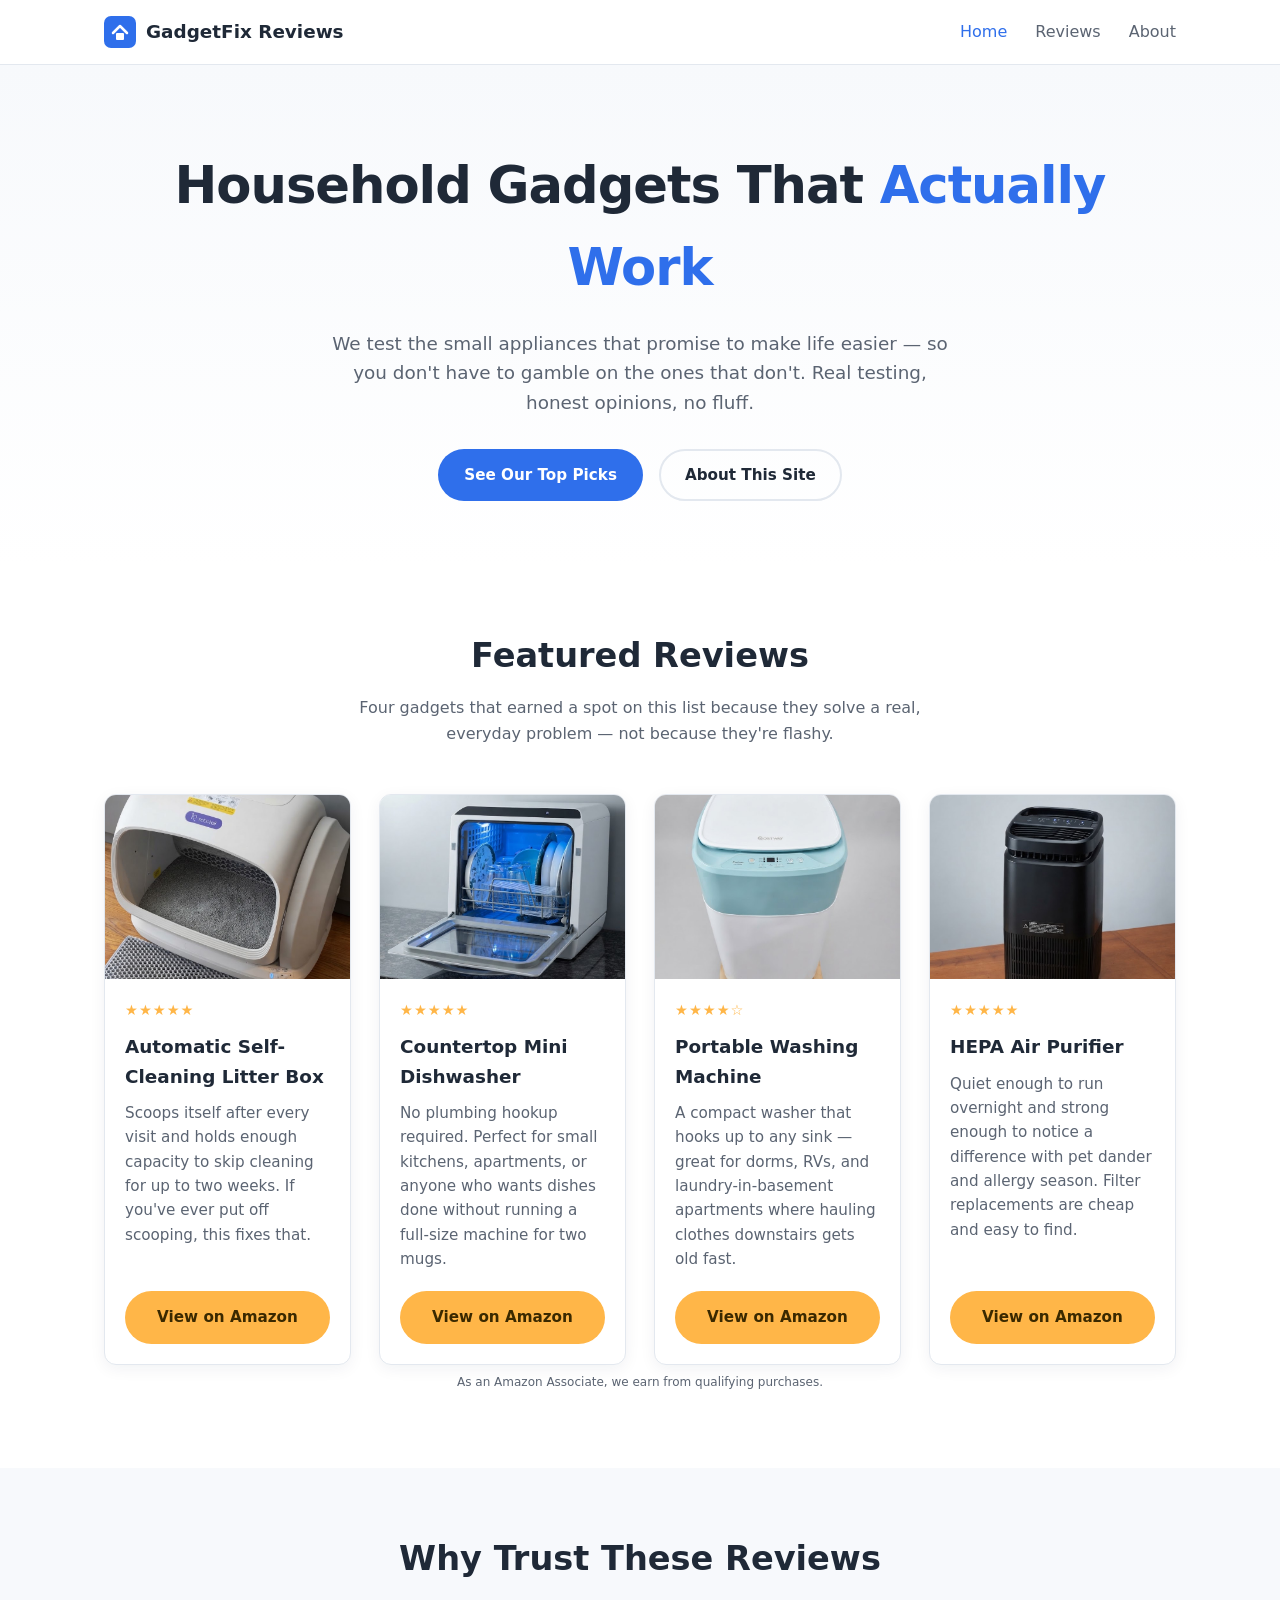
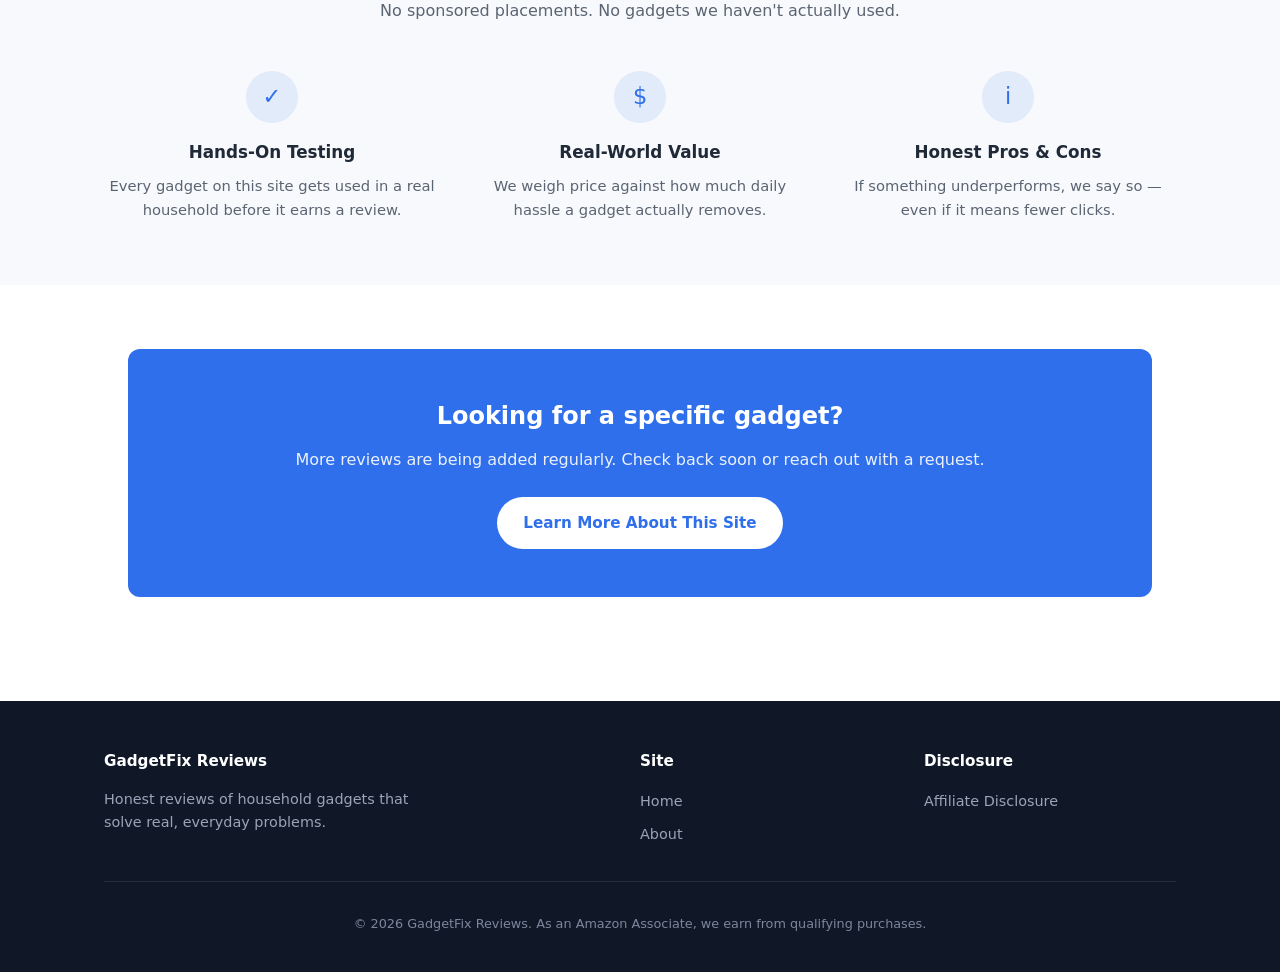
<file: index.html>
<!DOCTYPE html>
<html lang="en">
<head>
  <meta charset="UTF-8" />
  <meta name="viewport" content="width=device-width, initial-scale=1.0" />
  <title>GadgetFix Reviews — Household Gadgets That Actually Work</title>
  <meta name="description" content="Honest reviews of household gadgets that solve real problems: automatic litter boxes, mini dishwashers, portable washers, air purifiers, and more." />
  <link rel="icon" type="image/svg+xml" href="images/favicon.svg" />
  <link rel="stylesheet" href="css/styles.css" />
</head>
<body>

  <header class="site-header">
    <nav class="nav">
      <a href="index.html" class="logo">
        <img src="images/favicon.svg" alt="" />
        GadgetFix Reviews
      </a>
      <ul class="nav-links">
        <li><a href="index.html" class="active">Home</a></li>
        <li><a href="index.html#featured">Reviews</a></li>
        <li><a href="about.html">About</a></li>
      </ul>
      <button class="nav-toggle" aria-label="Toggle navigation" aria-expanded="false">
        <span></span><span></span><span></span>
      </button>
    </nav>
  </header>

  <main>
    <!-- Hero -->
    <section class="hero">
      <div class="container">
        <h1>Household Gadgets That <span class="accent">Actually Work</span></h1>
        <p>
          We test the small appliances that promise to make life easier — so you don't have
          to gamble on the ones that don't. Real testing, honest opinions, no fluff.
        </p>
        <div class="hero-actions">
          <a href="#featured" class="btn btn-primary">See Our Top Picks</a>
          <a href="about.html" class="btn btn-secondary">About This Site</a>
        </div>
      </div>
    </section>

    <!-- Featured Products -->
    <section id="featured" class="section">
      <div class="container">
        <div class="section-heading">
          <h2>Featured Reviews</h2>
          <p>Four gadgets that earned a spot on this list because they solve a real, everyday problem — not because they're flashy.</p>
        </div>

        <div class="product-grid">

          <article class="product-card">
            <div class="product-photo">
              <img src="images/litter-box.png" alt="Automatic self-cleaning litter box in use" loading="lazy" />
            </div>
            <div class="product-body">
              <span class="product-rating" aria-label="Rated 4.5 out of 5">★★★★★</span>
              <h3>Automatic Self-Cleaning Litter Box</h3>
              <p>
                Scoops itself after every visit and holds enough capacity to skip cleaning
                for up to two weeks. If you've ever put off scooping, this fixes that.
              </p>
            </div>
            <div class="product-footer">
              <a
                href="https://www.amazon.com/dp/B0GSY279B5/ref=cm_sw_r_as_gl_api_gl_i_NQ035T9X671MXQTHJ22R?linkCode=ml1&amp;tag=gadgetfix09-20&amp;linkId=06390c4dfd6042a78a1713a5d7dc6f51&amp;gaOptInStatus=true"
                class="btn btn-amazon"
                target="_blank"
                rel="nofollow sponsored noopener"
              >View on Amazon</a>
            </div>
          </article>

          <article class="product-card">
            <div class="product-photo">
              <img src="images/mini-dishwasher.png" alt="Countertop mini dishwasher with door open showing washed dishes" loading="lazy" />
            </div>
            <div class="product-body">
              <span class="product-rating" aria-label="Rated 4.5 out of 5">★★★★★</span>
              <h3>Countertop Mini Dishwasher</h3>
              <p>
                No plumbing hookup required. Perfect for small kitchens, apartments, or
                anyone who wants dishes done without running a full-size machine for two mugs.
              </p>
            </div>
            <div class="product-footer">
              <a
                href="https://www.amazon.com/dp/B089YD3Z91/ref=cm_sw_r_as_gl_api_gl_i_JQQAVDXBB3QEFPVAGSRP?linkCode=ml1&amp;tag=gadgetfix09-20&amp;linkId=48d5976ea33d496286ac2431a79e374f&amp;gaOptInStatus=true"
                class="btn btn-amazon"
                target="_blank"
                rel="nofollow sponsored noopener"
              >View on Amazon</a>
            </div>
          </article>

          <article class="product-card">
            <div class="product-photo">
              <img src="images/portable-washer.png" alt="Portable washing machine on a rolling stand" loading="lazy" />
            </div>
            <div class="product-body">
              <span class="product-rating" aria-label="Rated 4 out of 5">★★★★☆</span>
              <h3>Portable Washing Machine</h3>
              <p>
                A compact washer that hooks up to any sink — great for dorms, RVs, and
                laundry-in-basement apartments where hauling clothes downstairs gets old fast.
              </p>
            </div>
            <div class="product-footer">
              <a
                href="https://www.amazon.com/dp/B099NF512Y/ref=cm_sw_r_as_gl_api_gl_i_BGFBKT93NJNZ5EAAAPXN?linkCode=ml1&amp;tag=gadgetfix09-20&amp;linkId=4095f7f515a9894975bb3b58399b7675&amp;gaOptInStatus=true"
                class="btn btn-amazon"
                target="_blank"
                rel="nofollow sponsored noopener"
              >View on Amazon</a>
            </div>
          </article>

          <article class="product-card">
            <div class="product-photo">
              <img src="images/air-purifier.png" alt="HEPA air purifier on a table" loading="lazy" />
            </div>
            <div class="product-body">
              <span class="product-rating" aria-label="Rated 4.5 out of 5">★★★★★</span>
              <h3>HEPA Air Purifier</h3>
              <p>
                Quiet enough to run overnight and strong enough to notice a difference with
                pet dander and allergy season. Filter replacements are cheap and easy to find.
              </p>
            </div>
            <div class="product-footer">
              <a
                href="https://www.amazon.com/dp/B09TRJLTPV/ref=cm_sw_r_as_gl_api_gl_i_5GXQ5XYJMJMTF4547H2N?linkCode=ml1&amp;tag=gadgetfix09-20&amp;linkId=2dccc213ca788c320ec479dabb02955d&amp;gaOptInStatus=true"
                class="btn btn-amazon"
                target="_blank"
                rel="nofollow sponsored noopener"
              >View on Amazon</a>
            </div>
          </article>

        </div>
        <p class="affiliate-note">As an Amazon Associate, we earn from qualifying purchases.</p>
      </div>
    </section>

    <!-- Why trust us -->
    <section class="section section-alt">
      <div class="container">
        <div class="section-heading">
          <h2>Why Trust These Reviews</h2>
          <p>No sponsored placements. No gadgets we haven't actually used.</p>
        </div>
        <div class="feature-grid">
          <div>
            <div class="feature-icon">✓</div>
            <h3>Hands-On Testing</h3>
            <p>Every gadget on this site gets used in a real household before it earns a review.</p>
          </div>
          <div>
            <div class="feature-icon">$</div>
            <h3>Real-World Value</h3>
            <p>We weigh price against how much daily hassle a gadget actually removes.</p>
          </div>
          <div>
            <div class="feature-icon">i</div>
            <h3>Honest Pros & Cons</h3>
            <p>If something underperforms, we say so — even if it means fewer clicks.</p>
          </div>
        </div>
      </div>
    </section>

    <!-- CTA -->
    <section class="section">
      <div class="container">
        <div class="cta">
          <h2>Looking for a specific gadget?</h2>
          <p>More reviews are being added regularly. Check back soon or reach out with a request.</p>
          <a href="about.html" class="btn btn-primary">Learn More About This Site</a>
        </div>
      </div>
    </section>
  </main>

  <footer class="site-footer">
    <div class="container">
      <div class="footer-grid">
        <div class="footer-brand">
          <h4>GadgetFix Reviews</h4>
          <p>Honest reviews of household gadgets that solve real, everyday problems.</p>
        </div>
        <div>
          <h4>Site</h4>
          <ul>
            <li><a href="index.html">Home</a></li>
            <li><a href="about.html">About</a></li>
          </ul>
        </div>
        <div>
          <h4>Disclosure</h4>
          <ul>
            <li><a href="about.html">Affiliate Disclosure</a></li>
          </ul>
        </div>
      </div>
      <div class="footer-bottom">
        <p>&copy; <span id="year"></span> GadgetFix Reviews. As an Amazon Associate, we earn from qualifying purchases.</p>
      </div>
    </div>
  </footer>

  <script src="js/script.js"></script>
</body>
</html>
</file>
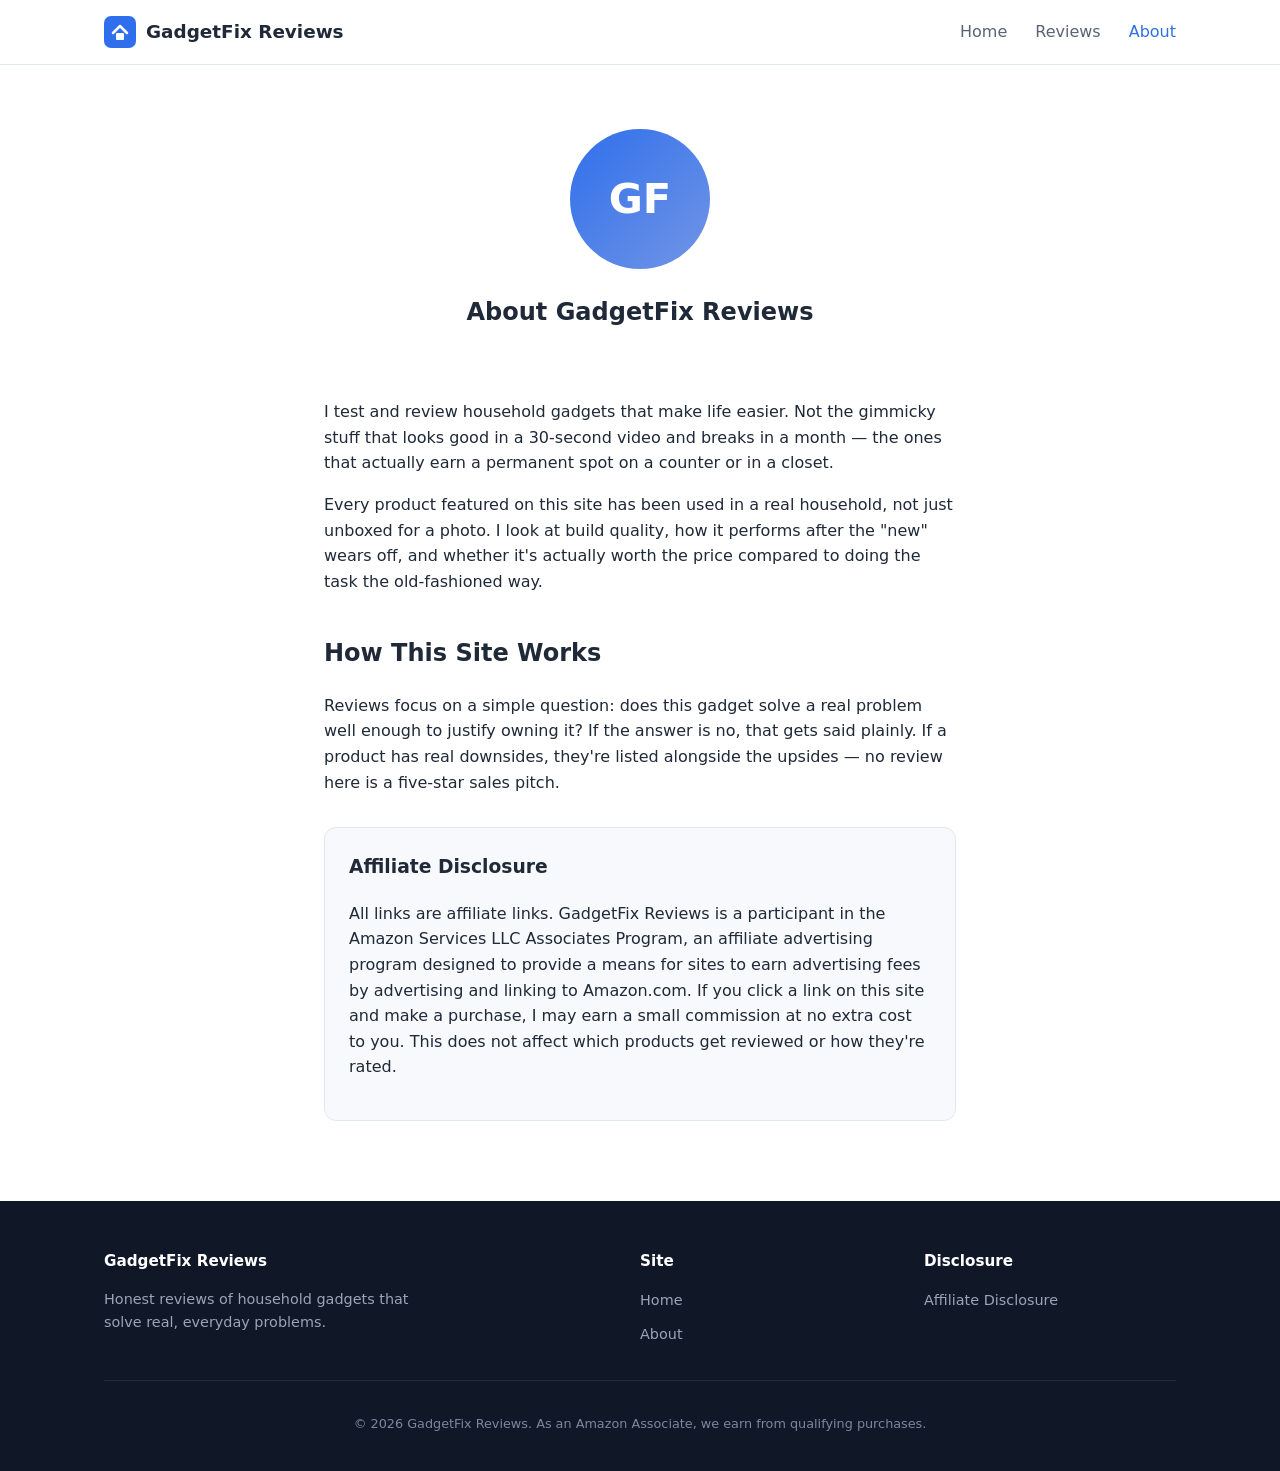
<file: about.html>
<!DOCTYPE html>
<html lang="en">
<head>
  <meta charset="UTF-8" />
  <meta name="viewport" content="width=device-width, initial-scale=1.0" />
  <title>About — GadgetFix Reviews</title>
  <meta name="description" content="About GadgetFix Reviews and our affiliate disclosure." />
  <link rel="icon" type="image/svg+xml" href="images/favicon.svg" />
  <link rel="stylesheet" href="css/styles.css" />
</head>
<body>

  <header class="site-header">
    <nav class="nav">
      <a href="index.html" class="logo">
        <img src="images/favicon.svg" alt="" />
        GadgetFix Reviews
      </a>
      <ul class="nav-links">
        <li><a href="index.html">Home</a></li>
        <li><a href="index.html#featured">Reviews</a></li>
        <li><a href="about.html" class="active">About</a></li>
      </ul>
      <button class="nav-toggle" aria-label="Toggle navigation" aria-expanded="false">
        <span></span><span></span><span></span>
      </button>
    </nav>
  </header>

  <main>
    <section class="about-hero">
      <div class="container">
        <div class="about-photo">GF</div>
        <h1>About GadgetFix Reviews</h1>
      </div>
    </section>

    <section class="about-content container">
      <p>
        I test and review household gadgets that make life easier. Not the gimmicky stuff
        that looks good in a 30-second video and breaks in a month — the ones that actually
        earn a permanent spot on a counter or in a closet.
      </p>
      <p>
        Every product featured on this site has been used in a real household, not just
        unboxed for a photo. I look at build quality, how it performs after the "new" wears
        off, and whether it's actually worth the price compared to doing the task the
        old-fashioned way.
      </p>

      <h2>How This Site Works</h2>
      <p>
        Reviews focus on a simple question: does this gadget solve a real problem well
        enough to justify owning it? If the answer is no, that gets said plainly. If a
        product has real downsides, they're listed alongside the upsides — no review here is
        a five-star sales pitch.
      </p>

      <div class="disclosure-box">
        <h3>Affiliate Disclosure</h3>
        <p>
          All links are affiliate links. GadgetFix Reviews is a participant in the Amazon
          Services LLC Associates Program, an affiliate advertising program designed to
          provide a means for sites to earn advertising fees by advertising and linking to
          Amazon.com. If you click a link on this site and make a purchase, I may earn a
          small commission at no extra cost to you. This does not affect which products get
          reviewed or how they're rated.
        </p>
      </div>
    </section>
  </main>

  <footer class="site-footer">
    <div class="container">
      <div class="footer-grid">
        <div class="footer-brand">
          <h4>GadgetFix Reviews</h4>
          <p>Honest reviews of household gadgets that solve real, everyday problems.</p>
        </div>
        <div>
          <h4>Site</h4>
          <ul>
            <li><a href="index.html">Home</a></li>
            <li><a href="about.html">About</a></li>
          </ul>
        </div>
        <div>
          <h4>Disclosure</h4>
          <ul>
            <li><a href="about.html">Affiliate Disclosure</a></li>
          </ul>
        </div>
      </div>
      <div class="footer-bottom">
        <p>&copy; <span id="year"></span> GadgetFix Reviews. As an Amazon Associate, we earn from qualifying purchases.</p>
      </div>
    </div>
  </footer>

  <script src="js/script.js"></script>
</body>
</html>
</file>
<file: css/styles.css>
/* ---------- Base / Reset ---------- */
:root {
  --color-bg: #ffffff;
  --color-bg-alt: #f7f9fc;
  --color-text: #1f2937;
  --color-text-muted: #5b6472;
  --color-primary: #2f6feb;
  --color-primary-dark: #1f4fbf;
  --color-accent: #ffb648;
  --color-border: #e3e8ef;
  --radius: 12px;
  --max-width: 1120px;
  --shadow: 0 4px 16px rgba(20, 30, 60, 0.06);
  --shadow-hover: 0 10px 28px rgba(20, 30, 60, 0.12);
}

* {
  box-sizing: border-box;
}

html {
  scroll-behavior: smooth;
}

body {
  margin: 0;
  font-family: "Segoe UI", system-ui, -apple-system, Roboto, Helvetica, Arial, sans-serif;
  color: var(--color-text);
  background: var(--color-bg);
  line-height: 1.6;
}

img {
  max-width: 100%;
  display: block;
}

a {
  color: inherit;
  text-decoration: none;
}

.container {
  max-width: var(--max-width);
  margin: 0 auto;
  padding: 0 24px;
}

/* ---------- Header / Nav ---------- */
.site-header {
  position: sticky;
  top: 0;
  z-index: 50;
  background: rgba(255, 255, 255, 0.92);
  backdrop-filter: blur(8px);
  border-bottom: 1px solid var(--color-border);
}

.nav {
  display: flex;
  align-items: center;
  justify-content: space-between;
  padding: 16px 24px;
  max-width: var(--max-width);
  margin: 0 auto;
}

.logo {
  display: flex;
  align-items: center;
  gap: 10px;
  font-weight: 700;
  font-size: 1.15rem;
  color: var(--color-text);
}

.logo img {
  width: 32px;
  height: 32px;
}

.nav-links {
  display: flex;
  gap: 28px;
  list-style: none;
  margin: 0;
  padding: 0;
}

.nav-links a {
  font-weight: 500;
  color: var(--color-text-muted);
  transition: color 0.15s ease;
}

.nav-links a:hover,
.nav-links a.active {
  color: var(--color-primary);
}

.nav-toggle {
  display: none;
  flex-direction: column;
  gap: 5px;
  background: none;
  border: none;
  cursor: pointer;
  padding: 6px;
}

.nav-toggle span {
  width: 24px;
  height: 2px;
  background: var(--color-text);
  border-radius: 2px;
}

/* ---------- Hero ---------- */
.hero {
  padding: 80px 0 64px;
  background: linear-gradient(180deg, var(--color-bg-alt) 0%, var(--color-bg) 100%);
  text-align: center;
}

.hero h1 {
  font-size: clamp(2.1rem, 4.5vw, 3.2rem);
  margin: 0 0 20px;
  letter-spacing: -0.02em;
}

.hero .accent {
  color: var(--color-primary);
}

.hero p {
  max-width: 620px;
  margin: 0 auto;
  color: var(--color-text-muted);
  font-size: 1.15rem;
}

.hero-actions {
  margin-top: 32px;
  display: flex;
  gap: 16px;
  justify-content: center;
  flex-wrap: wrap;
}

/* ---------- Buttons ---------- */
.btn {
  display: inline-flex;
  align-items: center;
  justify-content: center;
  gap: 8px;
  padding: 12px 24px;
  border-radius: 999px;
  font-weight: 600;
  font-size: 0.95rem;
  cursor: pointer;
  border: 2px solid transparent;
  transition: transform 0.15s ease, box-shadow 0.15s ease, background 0.15s ease;
}

.btn:hover {
  transform: translateY(-1px);
}

.btn-primary {
  background: var(--color-primary);
  color: #fff;
}

.btn-primary:hover {
  background: var(--color-primary-dark);
  box-shadow: var(--shadow-hover);
}

.btn-secondary {
  background: transparent;
  border-color: var(--color-border);
  color: var(--color-text);
}

.btn-secondary:hover {
  border-color: var(--color-primary);
  color: var(--color-primary);
}

.btn-amazon {
  width: 100%;
  background: var(--color-accent);
  color: #3a2900;
}

.btn-amazon:hover {
  background: #ffa62b;
  box-shadow: var(--shadow-hover);
}

/* ---------- Section headings ---------- */
.section {
  padding: 64px 0;
}

.section-alt {
  background: var(--color-bg-alt);
}

.section-heading {
  text-align: center;
  max-width: 640px;
  margin: 0 auto 48px;
}

.section-heading h2 {
  font-size: clamp(1.6rem, 3vw, 2.1rem);
  margin: 0 0 12px;
}

.section-heading p {
  color: var(--color-text-muted);
  margin: 0;
}

/* ---------- Product grid ---------- */
.product-grid {
  display: grid;
  grid-template-columns: repeat(auto-fit, minmax(240px, 1fr));
  gap: 28px;
}

.product-card {
  background: #fff;
  border: 1px solid var(--color-border);
  border-radius: var(--radius);
  overflow: hidden;
  display: flex;
  flex-direction: column;
  box-shadow: var(--shadow);
  transition: transform 0.18s ease, box-shadow 0.18s ease;
}

.product-card:hover {
  transform: translateY(-4px);
  box-shadow: var(--shadow-hover);
}

.product-photo {
  aspect-ratio: 4 / 3;
  background: var(--color-bg-alt);
  overflow: hidden;
}

.product-photo img {
  width: 100%;
  height: 100%;
  object-fit: cover;
}

.product-body {
  padding: 20px;
  display: flex;
  flex-direction: column;
  gap: 10px;
  flex: 1;
}

.product-rating {
  color: var(--color-accent);
  font-size: 0.9rem;
  letter-spacing: 1px;
}

.product-body h3 {
  margin: 0;
  font-size: 1.15rem;
}

.product-body p {
  margin: 0;
  color: var(--color-text-muted);
  font-size: 0.95rem;
  flex: 1;
}

.product-footer {
  padding: 0 20px 20px;
}

.affiliate-note {
  font-size: 0.75rem;
  color: var(--color-text-muted);
  text-align: center;
  margin-top: 8px;
}

/* ---------- Why us / features ---------- */
.feature-grid {
  display: grid;
  grid-template-columns: repeat(auto-fit, minmax(220px, 1fr));
  gap: 32px;
  text-align: center;
}

.feature-icon {
  width: 52px;
  height: 52px;
  margin: 0 auto 16px;
  display: flex;
  align-items: center;
  justify-content: center;
  border-radius: 50%;
  background: rgba(47, 111, 235, 0.1);
  color: var(--color-primary);
  font-size: 1.4rem;
}

.feature-grid h3 {
  margin: 0 0 8px;
  font-size: 1.05rem;
}

.feature-grid p {
  margin: 0;
  color: var(--color-text-muted);
  font-size: 0.92rem;
}

/* ---------- Newsletter / CTA ---------- */
.cta {
  background: var(--color-primary);
  color: #fff;
  border-radius: var(--radius);
  padding: 48px 32px;
  text-align: center;
  margin: 0 24px;
}

.cta h2 {
  margin: 0 0 12px;
}

.cta p {
  margin: 0 0 24px;
  opacity: 0.9;
}

.cta .btn-primary {
  background: #fff;
  color: var(--color-primary);
}

.cta .btn-primary:hover {
  background: #eef2ff;
}

/* ---------- About page ---------- */
.about-hero {
  padding: 64px 0 32px;
  text-align: center;
}

.about-photo {
  width: 140px;
  height: 140px;
  border-radius: 50%;
  margin: 0 auto 24px;
  background: linear-gradient(135deg, var(--color-primary), #7295e6);
  display: flex;
  align-items: center;
  justify-content: center;
  font-size: 2.6rem;
  color: #fff;
  font-weight: 700;
}

.about-content {
  max-width: 680px;
  margin: 0 auto;
  padding-bottom: 40px;
}

.about-content h2 {
  margin-top: 40px;
}

.disclosure-box {
  background: var(--color-bg-alt);
  border: 1px solid var(--color-border);
  border-radius: var(--radius);
  padding: 24px;
  margin-top: 32px;
}

.disclosure-box h3 {
  margin-top: 0;
}

/* ---------- Footer ---------- */
.site-footer {
  background: #101828;
  color: #cbd3e1;
  padding: 48px 0 24px;
  margin-top: 40px;
}

.footer-grid {
  display: grid;
  grid-template-columns: 2fr 1fr 1fr;
  gap: 32px;
  margin-bottom: 32px;
}

.footer-brand p {
  color: #9aa4b6;
  font-size: 0.9rem;
  max-width: 320px;
}

.site-footer h4 {
  color: #fff;
  margin: 0 0 14px;
  font-size: 0.95rem;
}

.site-footer ul {
  list-style: none;
  margin: 0;
  padding: 0;
  display: flex;
  flex-direction: column;
  gap: 8px;
}

.site-footer a {
  color: #9aa4b6;
  font-size: 0.9rem;
  transition: color 0.15s ease;
}

.site-footer a:hover {
  color: #fff;
}

.footer-bottom {
  border-top: 1px solid #232c3d;
  padding-top: 20px;
  font-size: 0.8rem;
  color: #7c869b;
  text-align: center;
}

/* ---------- Responsive ---------- */
@media (max-width: 760px) {
  .nav-links {
    position: absolute;
    top: 100%;
    left: 0;
    right: 0;
    background: #fff;
    flex-direction: column;
    gap: 0;
    border-bottom: 1px solid var(--color-border);
    max-height: 0;
    overflow: hidden;
    transition: max-height 0.25s ease;
  }

  .nav-links.open {
    max-height: 300px;
  }

  .nav-links li {
    padding: 14px 24px;
    border-top: 1px solid var(--color-border);
  }

  .nav-toggle {
    display: flex;
  }

  .footer-grid {
    grid-template-columns: 1fr;
  }
}
</file>
